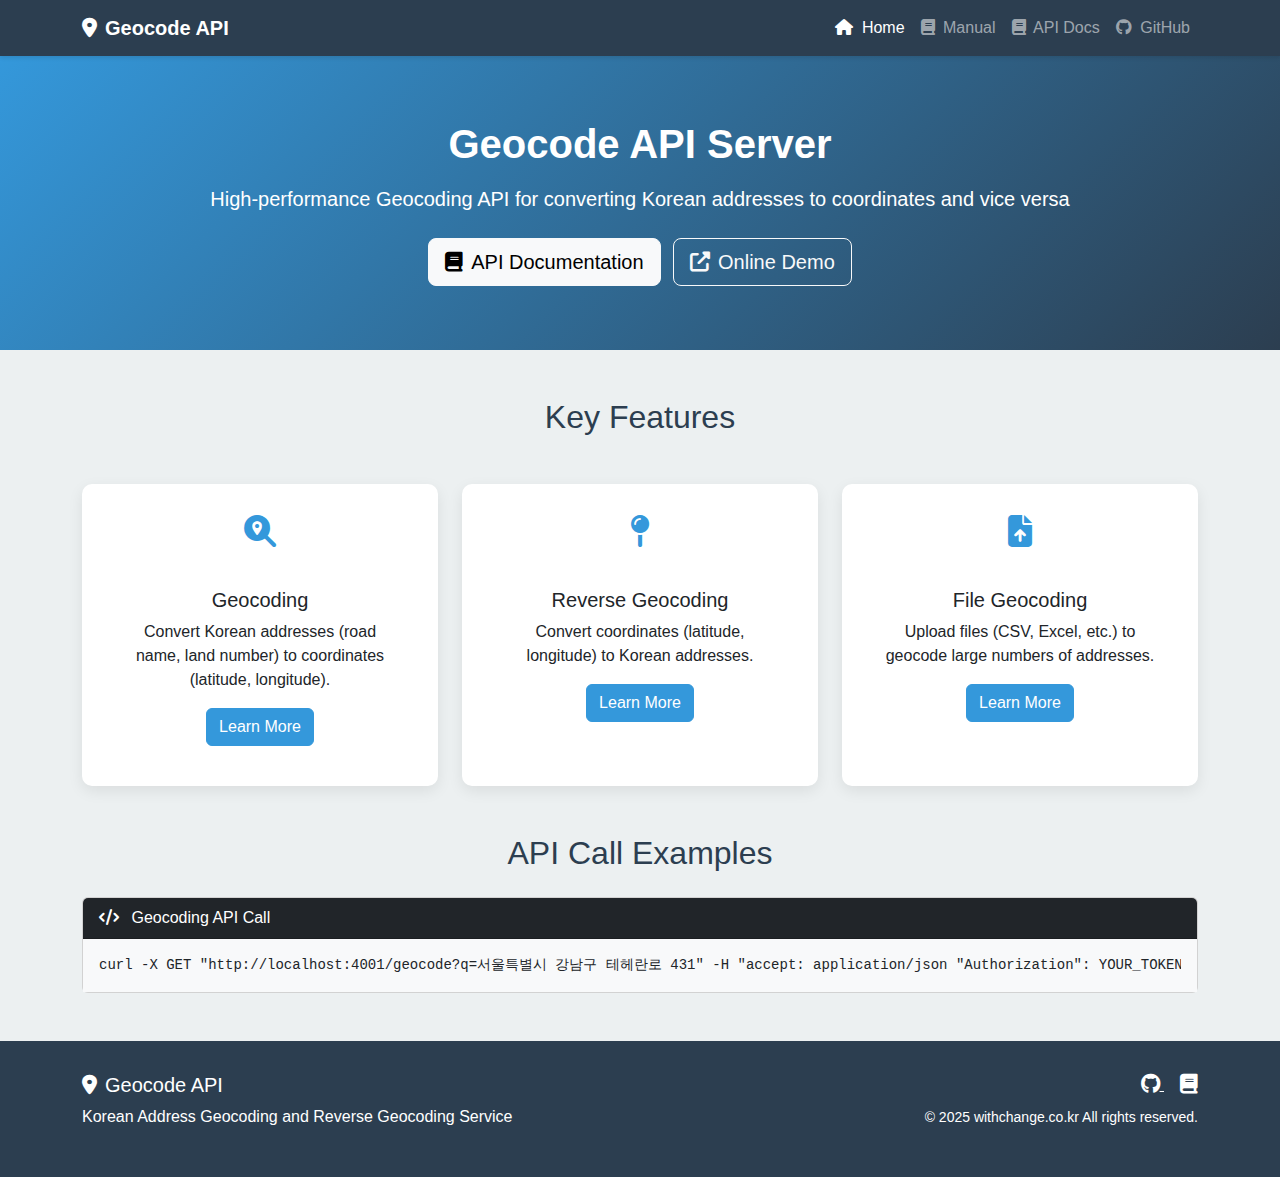
<file: static/index.html>
<!DOCTYPE html>
<html lang="ko">
<head>
    <meta charset="UTF-8">
    <meta name="viewport" content="width=device-width, initial-scale=1.0">
    <title>Geocode API Server</title>
    <!-- Bootstrap 5 CSS -->
    <link href="https://cdn.jsdelivr.net/npm/bootstrap@5.3.0/dist/css/bootstrap.min.css" rel="stylesheet">
    <!-- Font Awesome -->
    <link rel="stylesheet" href="https://cdnjs.cloudflare.com/ajax/libs/font-awesome/6.4.0/css/all.min.css">
    <style>
        :root {
            --primary-color: #3498db;
            --secondary-color: #2c3e50;
            --accent-color: #e74c3c;
            --light-color: #ecf0f1;
            --dark-color: #2c3e50;
        }
        
        body {
            font-family: 'Segoe UI', Tahoma, Geneva, Verdana, sans-serif;
            background-color: var(--light-color);
            color: var(--dark-color);
        }
        
        .navbar {
            background-color: var(--secondary-color);
            box-shadow: 0 2px 4px rgba(0,0,0,0.1);
        }
        
        .navbar-brand {
            font-weight: 700;
            color: white !important;
        }
        
        .hero {
            background: linear-gradient(135deg, var(--primary-color), var(--secondary-color));
            color: white;
            padding: 4rem 0;
            margin-bottom: 2rem;
        }
        
        .hero h1 {
            font-weight: 700;
            font-size: 2.5rem;
        }
        
        .feature-card {
            border: none;
            border-radius: 10px;
            box-shadow: 0 5px 15px rgba(0,0,0,0.08);
            transition: transform 0.3s ease;
            height: 100%;
        }
        
        .feature-card:hover {
            transform: translateY(-5px);
        }
        
        .feature-icon {
            font-size: 2rem;
            color: var(--primary-color);
            margin-bottom: 1rem;
        }
        
        .btn-primary {
            background-color: var(--primary-color);
            border-color: var(--primary-color);
        }
        
        .btn-primary:hover {
            background-color: #2980b9;
            border-color: #2980b9;
        }
        
        footer {
            background-color: var(--secondary-color);
            color: white;
            padding: 2rem 0;
            margin-top: 3rem;
        }
    </style>
</head>
<body>
    <!-- 네비게이션 바 -->
    <nav class="navbar navbar-expand-lg navbar-dark">
        <div class="container">
            <a class="navbar-brand" href="/"><i class="fas fa-map-marker-alt me-2"></i>Geocode API</a>
            <button class="navbar-toggler" type="button" data-bs-toggle="collapse" data-bs-target="#navbarNav" aria-label="Toggle navigation">
                <span class="navbar-toggler-icon"></span>
            </button>
            <div class="collapse navbar-collapse" id="navbarNav">
                <ul class="navbar-nav ms-auto">
                    <li class="nav-item">
                        <a class="nav-link active" href="/"><i class="fas fa-home me-1"></i> Home</a>
                    </li>
                    <li class="nav-item">
                        <a class="nav-link" href= "/static/api-manual.html"><i class="fas fa-book me-1"></i> Manual</a>
                    </li>
                    <li class="nav-item">
                        <a class="nav-link" href="/docs"><i class="fas fa-book me-1"></i> API Docs</a>
                    </li>
                    <li class="nav-item">
                        <a class="nav-link" href="https://github.com/gisman/geocoder-kr"><i class="fab fa-github me-1"></i> GitHub</a>
                    </li>
                </ul>
            </div>
        </div>
    </nav>

    <!-- 히어로 섹션 -->
    <header class="hero text-center">
        <div class="container">
            <h1 class="mb-3">Geocode API Server</h1>
            <p class="lead mb-4">High-performance Geocoding API for converting Korean addresses to coordinates and vice versa</p>
            <div>
                <a href="/docs" class="btn btn-light btn-lg me-2"><i class="fas fa-book me-2"></i>API Documentation</a>
                <a href="https://geocode.gimi9.com/" class="btn btn-outline-light btn-lg"><i class="fas fa-external-link-alt me-2"></i>Online Demo</a>
            </div>
        </div>
    </header>

    <!-- Key Features Section -->
    <section class="container my-5">
        <h2 class="text-center mb-5">Key Features</h2>
        <div class="row g-4">
            <div class="col-md-4">
                <div class="card feature-card p-4">
                    <div class="text-center">
                        <div class="feature-icon">
                            <i class="fas fa-search-location"></i>
                        </div>
                    </div>
                    <div class="card-body text-center">
                        <h5 class="card-title">Geocoding</h5>
                        <p class="card-text">Convert Korean addresses (road name, land number) to coordinates (latitude, longitude).</p>
                        <a href="/docs#/default/geocode_geocode_get" class="btn btn-primary">Learn More</a>
                    </div>
                </div>
            </div>
            <div class="col-md-4">
                <div class="card feature-card p-4">
                    <div class="text-center">
                        <div class="feature-icon">
                            <i class="fas fa-map-pin"></i>
                        </div>
                    </div>
                    <div class="card-body text-center">
                        <h5 class="card-title">Reverse Geocoding</h5>
                        <p class="card-text">Convert coordinates (latitude, longitude) to Korean addresses.</p>
                        <a href="/docs#/default/reverse_geocode_reverse_geocode_get" class="btn btn-primary">Learn More</a>
                    </div>
                </div>
            </div>
            <div class="col-md-4">
                <div class="card feature-card p-4">
                    <div class="text-center">
                        <div class="feature-icon">
                            <i class="fas fa-file-upload"></i>
                        </div>
                    </div>
                    <div class="card-body text-center">
                        <h5 class="card-title">File Geocoding</h5>
                        <p class="card-text">Upload files (CSV, Excel, etc.) to geocode large numbers of addresses.</p>
                        <a href="/docs#/default/upload_upload_post" class="btn btn-primary">Learn More</a>
                    </div>
                </div>
            </div>
        </div>
    </section>

    <!-- 호출 예시 섹션 -->
    <section class="container my-5">
        <h2 class="text-center mb-4">API Call Examples</h2>
        <div class="card">
            <div class="card-header bg-dark text-white">
                <i class="fas fa-code me-2"></i> Geocoding API Call
            </div>
            <div class="card-body bg-light">
                <pre class="mb-0"><code>curl -X GET "http://localhost:4001/geocode?q=서울특별시 강남구 테헤란로 431" -H "accept: application/json "Authorization": YOUR_TOKEN"</code></pre>
            </div>
        </div>
    </section>

    <!-- Footer -->
    <footer>
        <div class="container">
            <div class="row">
                <div class="col-md-6">
                    <h5><i class="fas fa-map-marker-alt me-2"></i>Geocode API</h5>
                    <p>Korean Address Geocoding and Reverse Geocoding Service</p>
                </div>
                <div class="col-md-6 text-md-end">
                    <div class="mb-2">
                        <a href="https://github.com/gisman/geocoder-kr" class="text-white me-3">
                            <i class="fab fa-github fa-lg"></i>
                        </a>
                        <a href="/docs" class="text-white">
                            <i class="fas fa-book fa-lg"></i>
                        </a>
                    </div>
                    <small>&copy; 2025 withchange.co.kr All rights reserved.</small>
                </div>
            </div>
        </div>
    </footer>

    <!-- Bootstrap JS Bundle with Popper -->
    <script src="https://cdn.jsdelivr.net/npm/bootstrap@5.3.0/dist/js/bootstrap.bundle.min.js"></script>
</body>
</html>
</file>
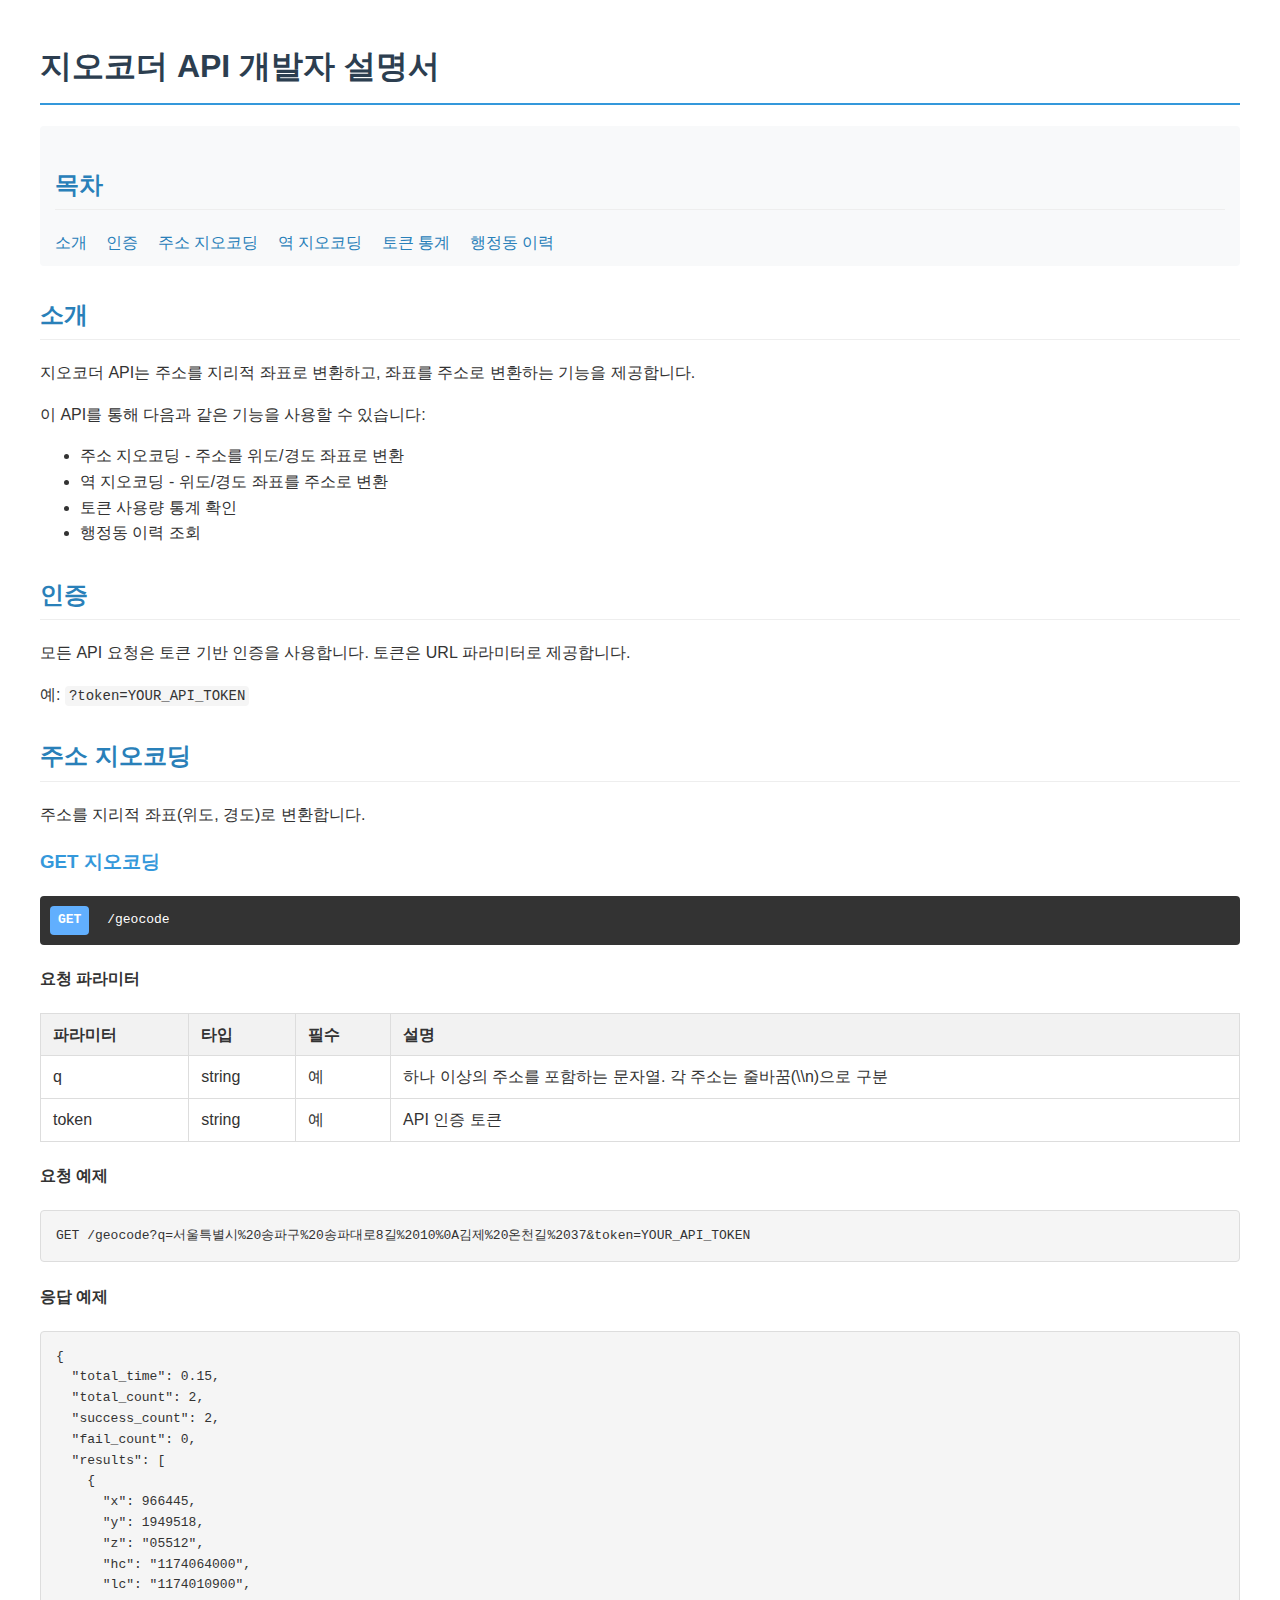
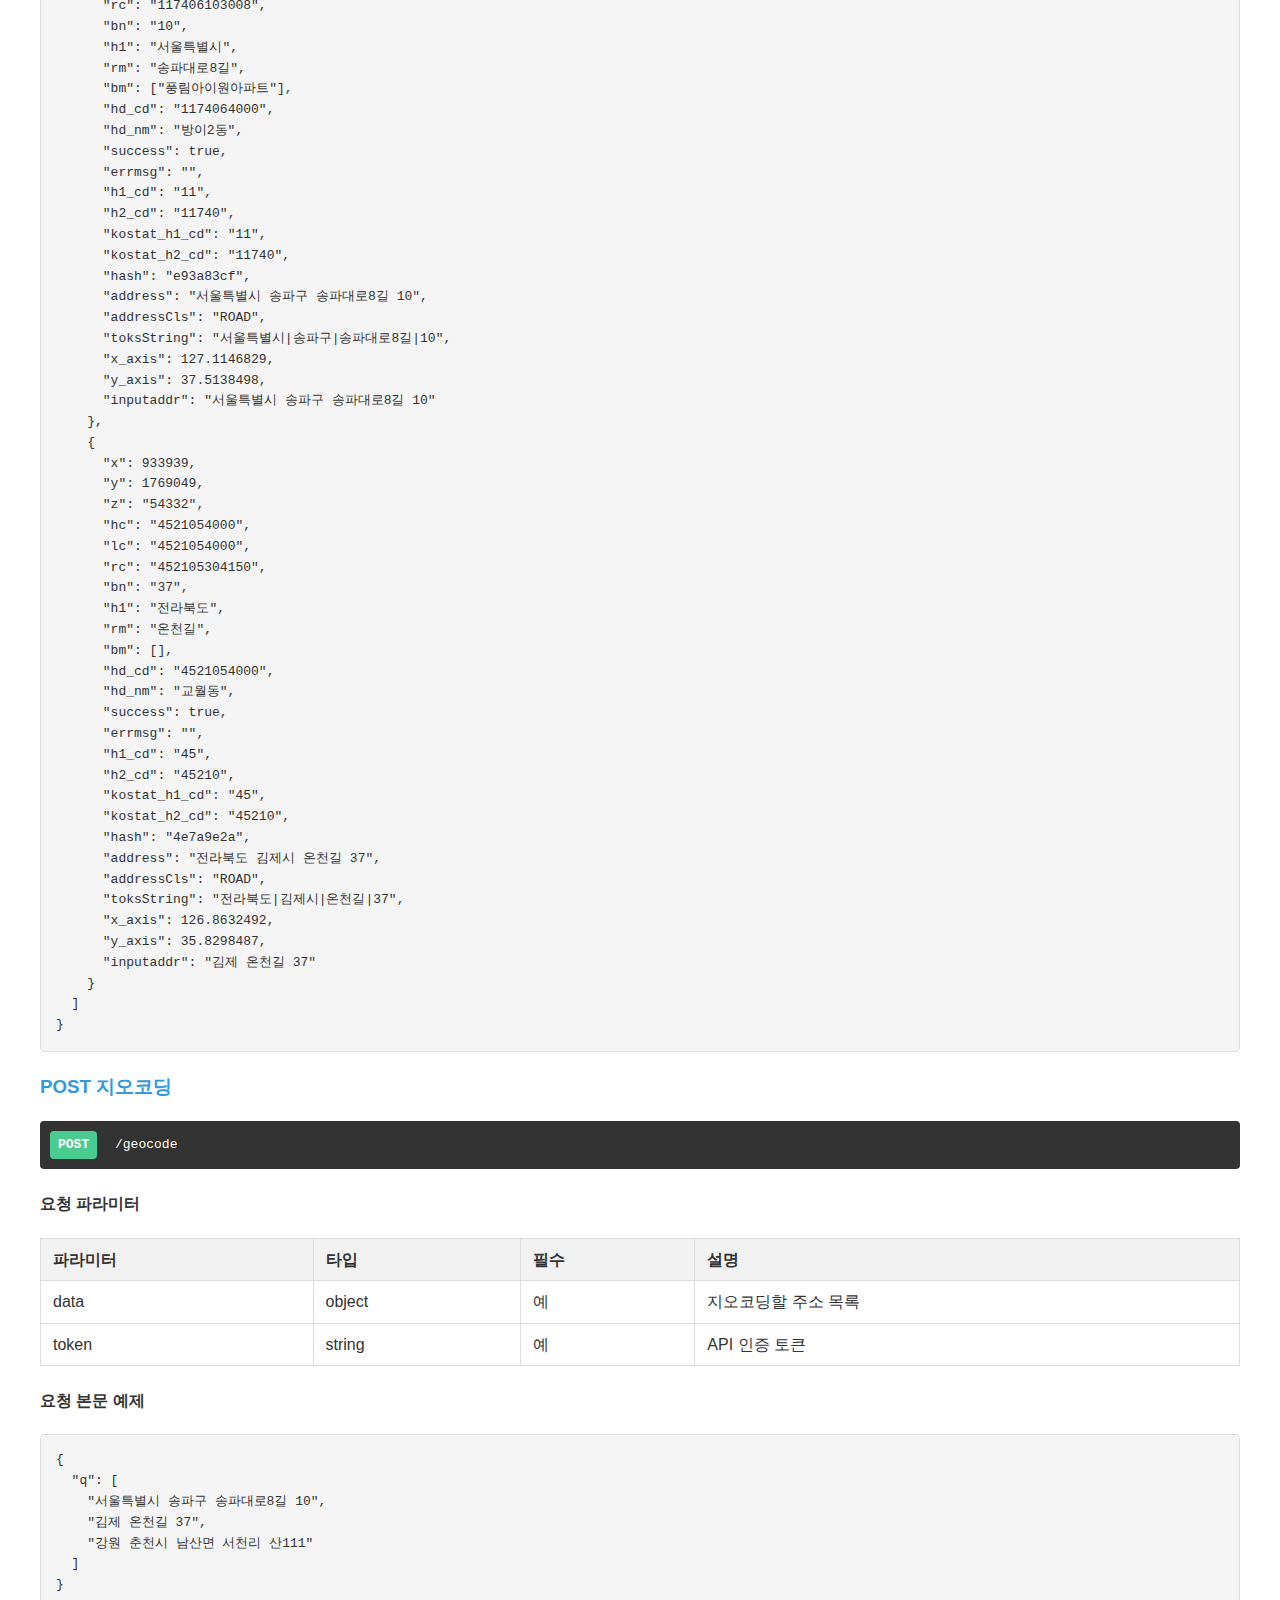
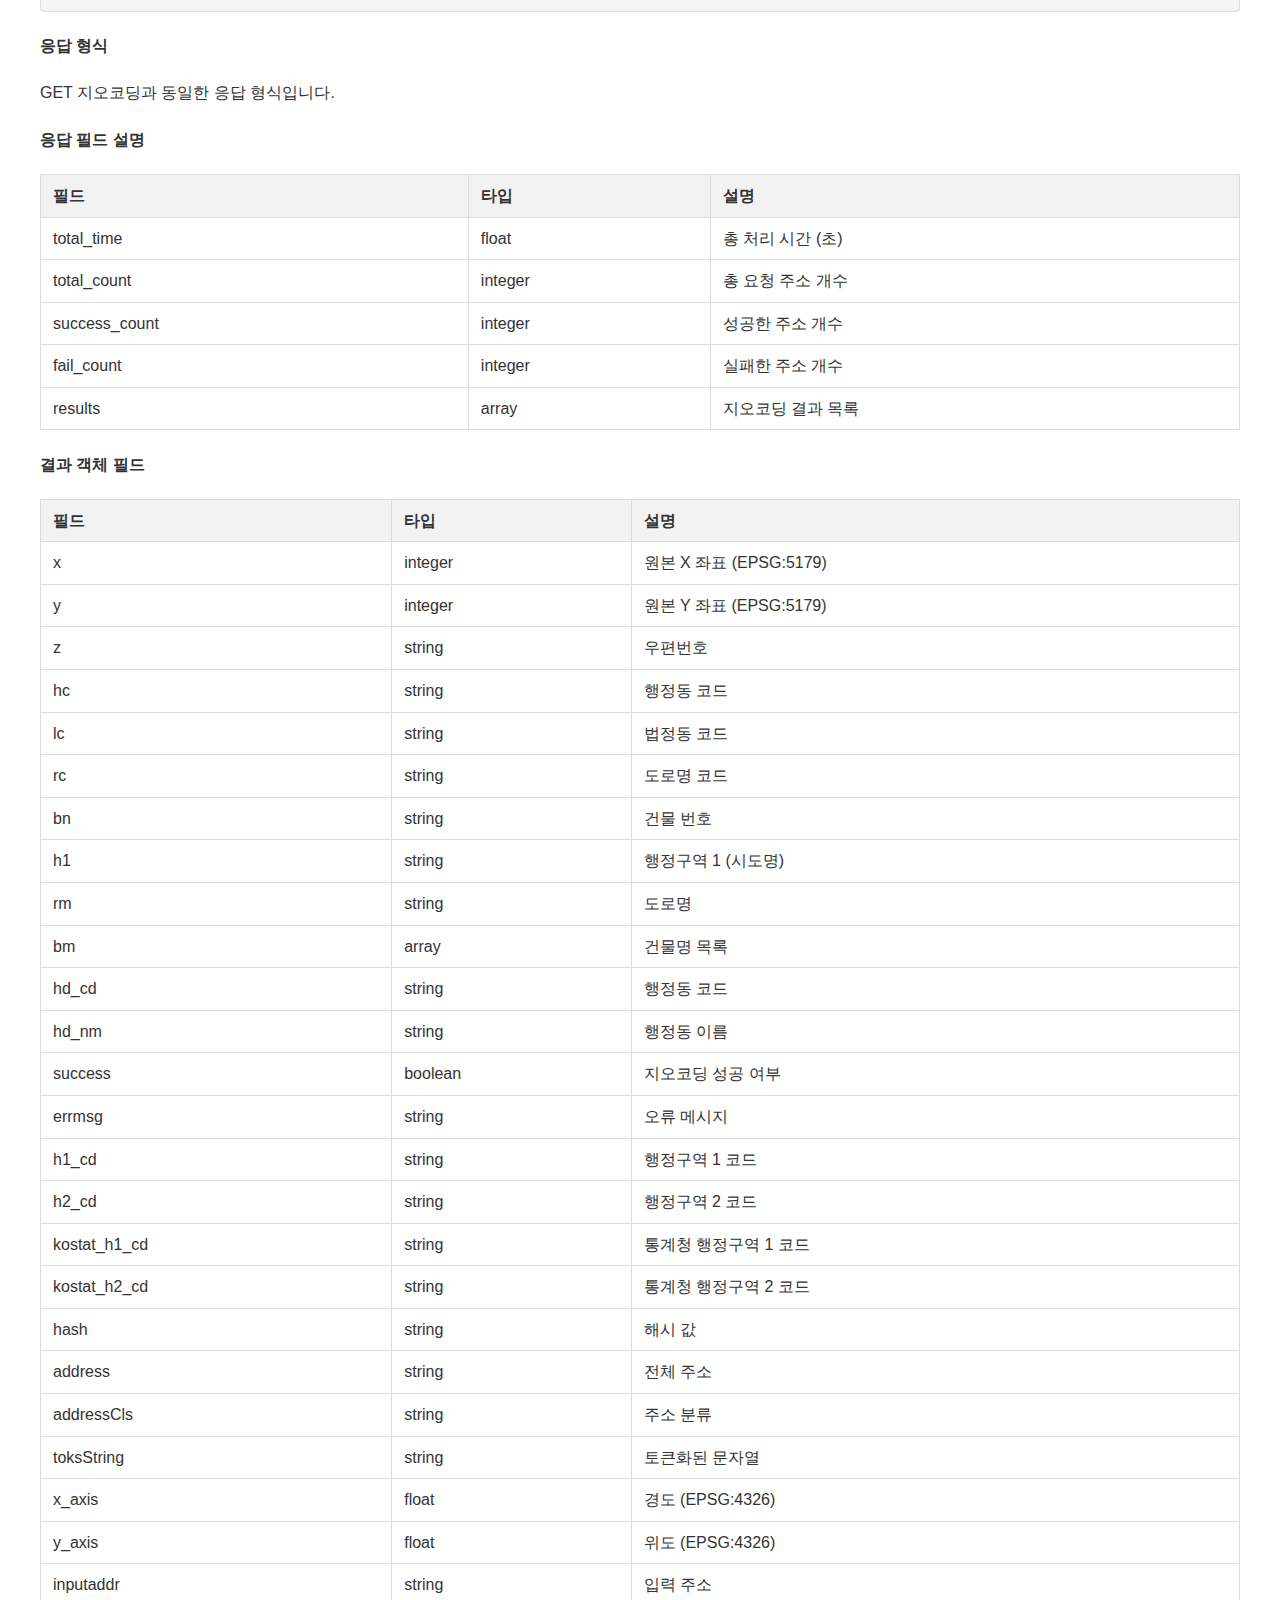
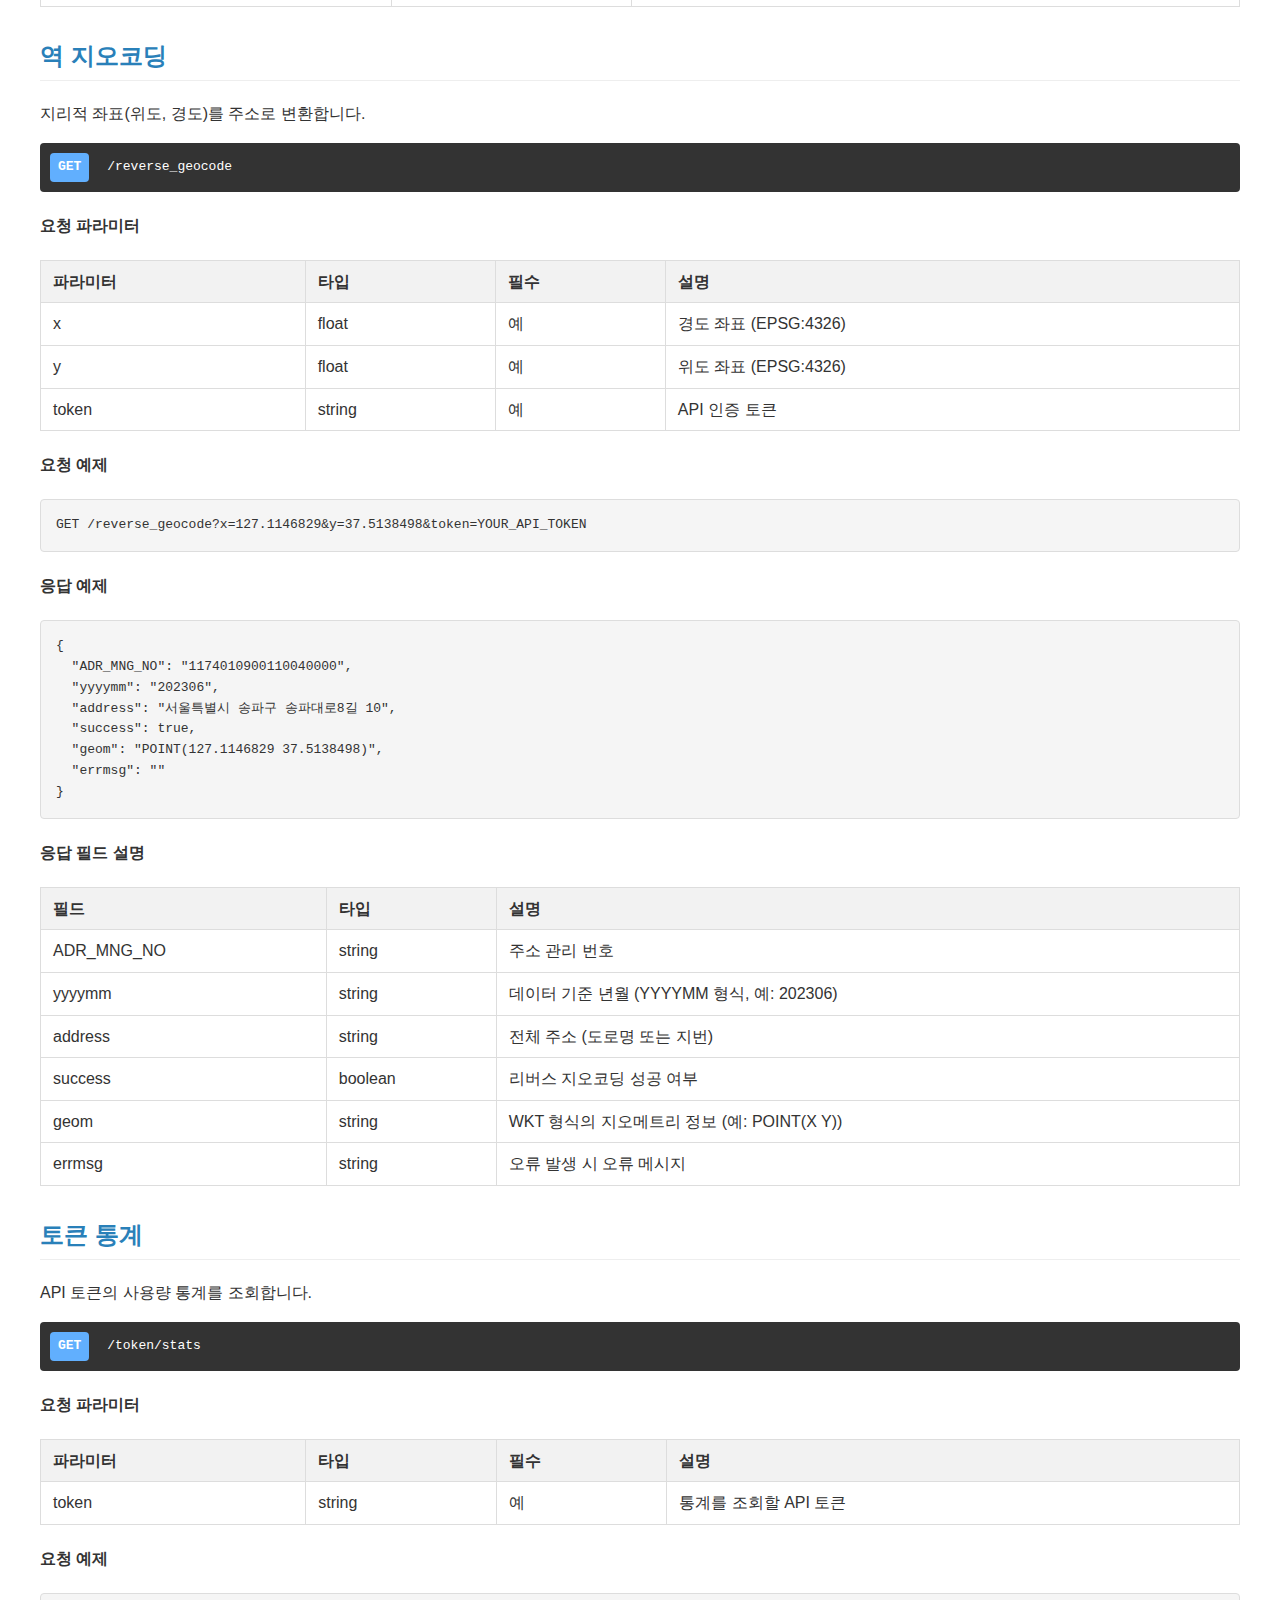
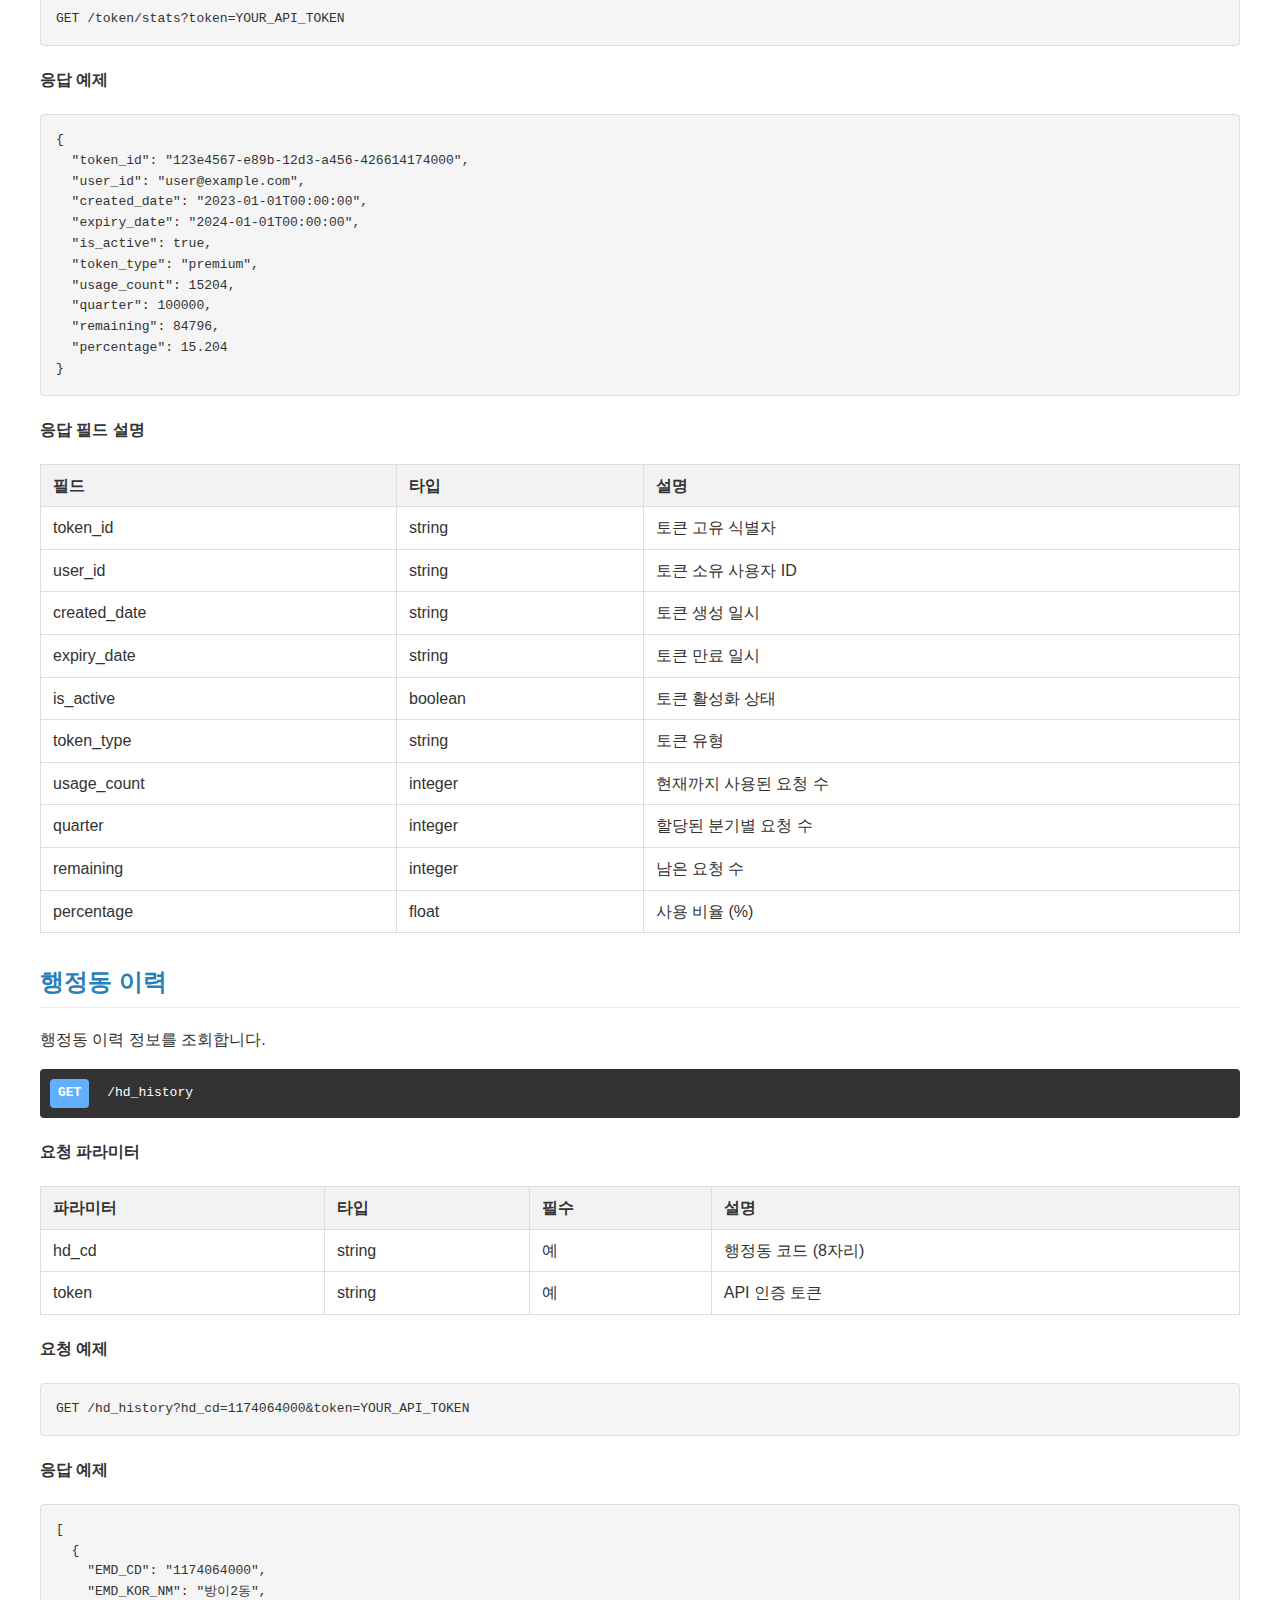
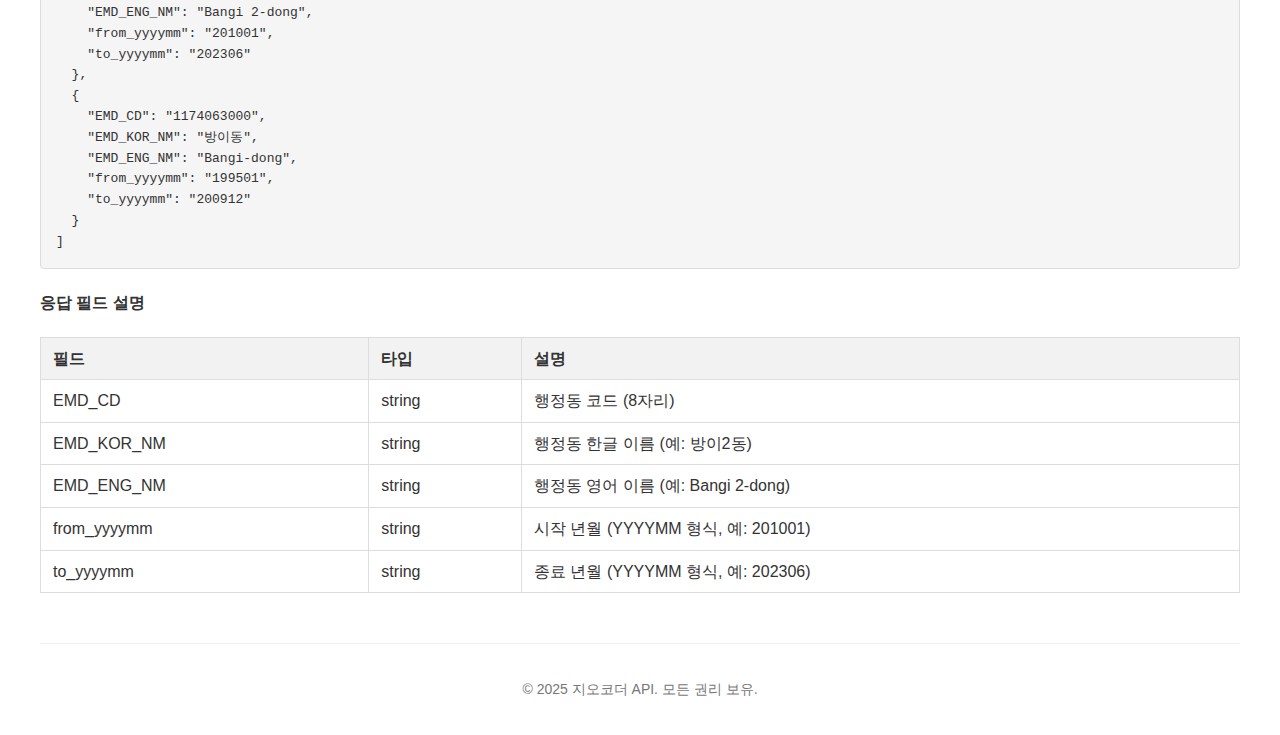
<file: static/api-manual.html>
<!DOCTYPE html>
<html lang="ko">
<head>
    <meta charset="UTF-8">
    <meta name="viewport" content="width=device-width, initial-scale=1.0">
    <title>지오코더 API 개발자 설명서</title>
    <style>
        body {
            font-family: 'Segoe UI', Tahoma, Geneva, Verdana, sans-serif;
            line-height: 1.6;
            color: #333;
            max-width: 1200px;
            margin: 0 auto;
            padding: 20px;
        }
        h1 {
            color: #2c3e50;
            border-bottom: 2px solid #3498db;
            padding-bottom: 10px;
        }
        h2 {
            color: #2980b9;
            margin-top: 30px;
            border-bottom: 1px solid #eee;
            padding-bottom: 5px;
        }
        h3 {
            color: #3498db;
            margin-top: 20px;
        }
        code {
            font-family: Consolas, Monaco, 'Andale Mono', monospace;
            background-color: #f5f5f5;
            padding: 2px 4px;
            border-radius: 4px;
            font-size: 14px;
        }
        pre {
            background-color: #f5f5f5;
            border: 1px solid #ddd;
            border-radius: 4px;
            padding: 15px;
            overflow-x: auto;
        }
        table {
            border-collapse: collapse;
            width: 100%;
            margin: 20px 0;
        }
        th, td {
            border: 1px solid #ddd;
            padding: 8px 12px;
            text-align: left;
        }
        th {
            background-color: #f2f2f2;
        }
        .method {
            display: inline-block;
            padding: 4px 8px;
            border-radius: 4px;
            font-weight: bold;
            color: white;
            margin-right: 10px;
        }
        .get {
            background-color: #61affe;
        }
        .post {
            background-color: #49cc90;
        }
        .endpoint {
            background-color: #333;
            color: white;
            padding: 10px;
            border-radius: 4px;
            font-family: monospace;
            margin: 10px 0;
        }
        .nav {
            background-color: #f8f9fa;
            padding: 10px 15px;
            border-radius: 4px;
            margin-bottom: 30px;
        }
        .nav a {
            color: #2980b9;
            margin-right: 15px;
            text-decoration: none;
        }
        .nav a:hover {
            text-decoration: underline;
        }
        .parameter-table {
            margin-top: 15px;
        }
        .example-response {
            margin: 15px 0;
        }
    </style>
</head>
<body>
    <h1>지오코더 API 개발자 설명서</h1>
    
    <div class="nav">
        <h2>목차</h2>
        <a href="#introduction">소개</a>
        <a href="#authentication">인증</a>
        <a href="#geocode">주소 지오코딩</a>
        <a href="#reverse_geocode">역 지오코딩</a>
        <a href="#token_stats">토큰 통계</a>
        <a href="#hd_history">행정동 이력</a>
    </div>

    <section id="introduction">
        <h2>소개</h2>
        <p>지오코더 API는 주소를 지리적 좌표로 변환하고, 좌표를 주소로 변환하는 기능을 제공합니다.</p>
        <p>이 API를 통해 다음과 같은 기능을 사용할 수 있습니다:</p>
        <ul>
            <li>주소 지오코딩 - 주소를 위도/경도 좌표로 변환</li>
            <li>역 지오코딩 - 위도/경도 좌표를 주소로 변환</li>
            <li>토큰 사용량 통계 확인</li>
            <li>행정동 이력 조회</li>
        </ul>
    </section>

    <section id="authentication">
        <h2>인증</h2>
        <p>모든 API 요청은 토큰 기반 인증을 사용합니다. 토큰은 URL 파라미터로 제공합니다.</p>
        <p>예: <code>?token=YOUR_API_TOKEN</code></p>
    </section>

    <section id="geocode">
        <h2>주소 지오코딩</h2>
        <p>주소를 지리적 좌표(위도, 경도)로 변환합니다.</p>

        <h3>GET 지오코딩</h3>
        <div class="endpoint">
            <span class="method get">GET</span> /geocode
        </div>
        
        <h4>요청 파라미터</h4>
        <table class="parameter-table">
            <tr>
                <th>파라미터</th>
                <th>타입</th>
                <th>필수</th>
                <th>설명</th>
            </tr>
            <tr>
                <td>q</td>
                <td>string</td>
                <td>예</td>
                <td>하나 이상의 주소를 포함하는 문자열. 각 주소는 줄바꿈(\\n)으로 구분</td>
            </tr>
            <tr>
                <td>token</td>
                <td>string</td>
                <td>예</td>
                <td>API 인증 토큰</td>
            </tr>
        </table>

        <h4>요청 예제</h4>
        <pre>GET /geocode?q=서울특별시%20송파구%20송파대로8길%2010%0A김제%20온천길%2037&token=YOUR_API_TOKEN</pre>

        <h4>응답 예제</h4>
        <pre class="example-response">{
  "total_time": 0.15,
  "total_count": 2,
  "success_count": 2,
  "fail_count": 0,
  "results": [
    {
      "x": 966445,
      "y": 1949518,
      "z": "05512",
      "hc": "1174064000",
      "lc": "1174010900",
      "rc": "117406103008",
      "bn": "10",
      "h1": "서울특별시",
      "rm": "송파대로8길",
      "bm": ["풍림아이원아파트"],
      "hd_cd": "1174064000",
      "hd_nm": "방이2동",
      "success": true,
      "errmsg": "",
      "h1_cd": "11",
      "h2_cd": "11740",
      "kostat_h1_cd": "11",
      "kostat_h2_cd": "11740",
      "hash": "e93a83cf",
      "address": "서울특별시 송파구 송파대로8길 10",
      "addressCls": "ROAD",
      "toksString": "서울특별시|송파구|송파대로8길|10",
      "x_axis": 127.1146829,
      "y_axis": 37.5138498,
      "inputaddr": "서울특별시 송파구 송파대로8길 10"
    },
    {
      "x": 933939,
      "y": 1769049,
      "z": "54332",
      "hc": "4521054000",
      "lc": "4521054000",
      "rc": "452105304150",
      "bn": "37",
      "h1": "전라북도",
      "rm": "온천길",
      "bm": [],
      "hd_cd": "4521054000",
      "hd_nm": "교월동",
      "success": true,
      "errmsg": "",
      "h1_cd": "45",
      "h2_cd": "45210",
      "kostat_h1_cd": "45",
      "kostat_h2_cd": "45210",
      "hash": "4e7a9e2a",
      "address": "전라북도 김제시 온천길 37",
      "addressCls": "ROAD",
      "toksString": "전라북도|김제시|온천길|37",
      "x_axis": 126.8632492,
      "y_axis": 35.8298487,
      "inputaddr": "김제 온천길 37"
    }
  ]
}</pre>

        <h3>POST 지오코딩</h3>
        <div class="endpoint">
            <span class="method post">POST</span> /geocode
        </div>

        <h4>요청 파라미터</h4>
        <table class="parameter-table">
            <tr>
                <th>파라미터</th>
                <th>타입</th>
                <th>필수</th>
                <th>설명</th>
            </tr>
            <tr>
                <td>data</td>
                <td>object</td>
                <td>예</td>
                <td>지오코딩할 주소 목록</td>
            </tr>
            <tr>
                <td>token</td>
                <td>string</td>
                <td>예</td>
                <td>API 인증 토큰</td>
            </tr>
        </table>

        <h4>요청 본문 예제</h4>
        <pre>{
  "q": [
    "서울특별시 송파구 송파대로8길 10",
    "김제 온천길 37",
    "강원 춘천시 남산면 서천리 산111"
  ]
}</pre>

        <h4>응답 형식</h4>
        <p>GET 지오코딩과 동일한 응답 형식입니다.</p>
        
        <h4>응답 필드 설명</h4>
        <table class="parameter-table">
            <tr>
                <th>필드</th>
                <th>타입</th>
                <th>설명</th>
            </tr>
            <tr>
                <td>total_time</td>
                <td>float</td>
                <td>총 처리 시간 (초)</td>
            </tr>
            <tr>
                <td>total_count</td>
                <td>integer</td>
                <td>총 요청 주소 개수</td>
            </tr>
            <tr>
                <td>success_count</td>
                <td>integer</td>
                <td>성공한 주소 개수</td>
            </tr>
            <tr>
                <td>fail_count</td>
                <td>integer</td>
                <td>실패한 주소 개수</td>
            </tr>
            <tr>
                <td>results</td>
                <td>array</td>
                <td>지오코딩 결과 목록</td>
            </tr>
        </table>
        
        <h4>결과 객체 필드</h4>
        <table class="parameter-table">
            <tr>
                <th>필드</th>
                <th>타입</th>
                <th>설명</th>
            </tr>
            <tr>
                <td>x</td>
                <td>integer</td>
                <td>원본 X 좌표 (EPSG:5179)</td>
            </tr>
            <tr>
                <td>y</td>
                <td>integer</td>
                <td>원본 Y 좌표 (EPSG:5179)</td>
            </tr>
            <tr>
                <td>z</td>
                <td>string</td>
                <td>우편번호</td>
            </tr>
            <tr>
                <td>hc</td>
                <td>string</td>
                <td>행정동 코드</td>
            </tr>
            <tr>
                <td>lc</td>
                <td>string</td>
                <td>법정동 코드</td>
            </tr>
            <tr>
                <td>rc</td>
                <td>string</td>
                <td>도로명 코드</td>
            </tr>
            <tr>
                <td>bn</td>
                <td>string</td>
                <td>건물 번호</td>
            </tr>
            <tr>
                <td>h1</td>
                <td>string</td>
                <td>행정구역 1 (시도명)</td>
            </tr>
            <tr>
                <td>rm</td>
                <td>string</td>
                <td>도로명</td>
            </tr>
            <tr>
                <td>bm</td>
                <td>array</td>
                <td>건물명 목록</td>
            </tr>
            <tr>
                <td>hd_cd</td>
                <td>string</td>
                <td>행정동 코드</td>
            </tr>
            <tr>
                <td>hd_nm</td>
                <td>string</td>
                <td>행정동 이름</td>
            </tr>
            <tr>
                <td>success</td>
                <td>boolean</td>
                <td>지오코딩 성공 여부</td>
            </tr>
            <tr>
                <td>errmsg</td>
                <td>string</td>
                <td>오류 메시지</td>
            </tr>
            <tr>
                <td>h1_cd</td>
                <td>string</td>
                <td>행정구역 1 코드</td>
            </tr>
            <tr>
                <td>h2_cd</td>
                <td>string</td>
                <td>행정구역 2 코드</td>
            </tr>
            <tr>
                <td>kostat_h1_cd</td>
                <td>string</td>
                <td>통계청 행정구역 1 코드</td>
            </tr>
            <tr>
                <td>kostat_h2_cd</td>
                <td>string</td>
                <td>통계청 행정구역 2 코드</td>
            </tr>
            <tr>
                <td>hash</td>
                <td>string</td>
                <td>해시 값</td>
            </tr>
            <tr>
                <td>address</td>
                <td>string</td>
                <td>전체 주소</td>
            </tr>
            <tr>
                <td>addressCls</td>
                <td>string</td>
                <td>주소 분류</td>
            </tr>
            <tr>
                <td>toksString</td>
                <td>string</td>
                <td>토큰화된 문자열</td>
            </tr>
            <tr>
                <td>x_axis</td>
                <td>float</td>
                <td>경도 (EPSG:4326)</td>
            </tr>
            <tr>
                <td>y_axis</td>
                <td>float</td>
                <td>위도 (EPSG:4326)</td>
            </tr>
            <tr>
                <td>inputaddr</td>
                <td>string</td>
                <td>입력 주소</td>
            </tr>
        </table>
    </section>

    <section id="reverse_geocode">
        <h2>역 지오코딩</h2>
        <p>지리적 좌표(위도, 경도)를 주소로 변환합니다.</p>

        <div class="endpoint">
            <span class="method get">GET</span> /reverse_geocode
        </div>

        <h4>요청 파라미터</h4>
        <table class="parameter-table">
            <tr>
                <th>파라미터</th>
                <th>타입</th>
                <th>필수</th>
                <th>설명</th>
            </tr>
            <tr>
                <td>x</td>
                <td>float</td>
                <td>예</td>
                <td>경도 좌표 (EPSG:4326)</td>
            </tr>
            <tr>
                <td>y</td>
                <td>float</td>
                <td>예</td>
                <td>위도 좌표 (EPSG:4326)</td>
            </tr>
            <tr>
                <td>token</td>
                <td>string</td>
                <td>예</td>
                <td>API 인증 토큰</td>
            </tr>
        </table>

        <h4>요청 예제</h4>
        <pre>GET /reverse_geocode?x=127.1146829&y=37.5138498&token=YOUR_API_TOKEN</pre>

        <h4>응답 예제</h4>
        <pre class="example-response">{
  "ADR_MNG_NO": "1174010900110040000",
  "yyyymm": "202306",
  "address": "서울특별시 송파구 송파대로8길 10",
  "success": true,
  "geom": "POINT(127.1146829 37.5138498)",
  "errmsg": ""
}</pre>

        <h4>응답 필드 설명</h4>
        <table class="parameter-table">
            <tr>
                <th>필드</th>
                <th>타입</th>
                <th>설명</th>
            </tr>
            <tr>
                <td>ADR_MNG_NO</td>
                <td>string</td>
                <td>주소 관리 번호</td>
            </tr>
            <tr>
                <td>yyyymm</td>
                <td>string</td>
                <td>데이터 기준 년월 (YYYYMM 형식, 예: 202306)</td>
            </tr>
            <tr>
                <td>address</td>
                <td>string</td>
                <td>전체 주소 (도로명 또는 지번)</td>
            </tr>
            <tr>
                <td>success</td>
                <td>boolean</td>
                <td>리버스 지오코딩 성공 여부</td>
            </tr>
            <tr>
                <td>geom</td>
                <td>string</td>
                <td>WKT 형식의 지오메트리 정보 (예: POINT(X Y))</td>
            </tr>
            <tr>
                <td>errmsg</td>
                <td>string</td>
                <td>오류 발생 시 오류 메시지</td>
            </tr>
        </table>
    </section>

    <section id="token_stats">
        <h2>토큰 통계</h2>
        <p>API 토큰의 사용량 통계를 조회합니다.</p>

        <div class="endpoint">
            <span class="method get">GET</span> /token/stats
        </div>

        <h4>요청 파라미터</h4>
        <table class="parameter-table">
            <tr>
                <th>파라미터</th>
                <th>타입</th>
                <th>필수</th>
                <th>설명</th>
            </tr>
            <tr>
                <td>token</td>
                <td>string</td>
                <td>예</td>
                <td>통계를 조회할 API 토큰</td>
            </tr>
        </table>

        <h4>요청 예제</h4>
        <pre>GET /token/stats?token=YOUR_API_TOKEN</pre>

        <h4>응답 예제</h4>
        <pre class="example-response">{
  "token_id": "123e4567-e89b-12d3-a456-426614174000",
  "user_id": "user@example.com",
  "created_date": "2023-01-01T00:00:00",
  "expiry_date": "2024-01-01T00:00:00",
  "is_active": true,
  "token_type": "premium",
  "usage_count": 15204,
  "quarter": 100000,
  "remaining": 84796,
  "percentage": 15.204
}</pre>

        <h4>응답 필드 설명</h4>
        <table class="parameter-table">
            <tr>
                <th>필드</th>
                <th>타입</th>
                <th>설명</th>
            </tr>
            <tr>
                <td>token_id</td>
                <td>string</td>
                <td>토큰 고유 식별자</td>
            </tr>
            <tr>
                <td>user_id</td>
                <td>string</td>
                <td>토큰 소유 사용자 ID</td>
            </tr>
            <tr>
                <td>created_date</td>
                <td>string</td>
                <td>토큰 생성 일시</td>
            </tr>
            <tr>
                <td>expiry_date</td>
                <td>string</td>
                <td>토큰 만료 일시</td>
            </tr>
            <tr>
                <td>is_active</td>
                <td>boolean</td>
                <td>토큰 활성화 상태</td>
            </tr>
            <tr>
                <td>token_type</td>
                <td>string</td>
                <td>토큰 유형</td>
            </tr>
            <tr>
                <td>usage_count</td>
                <td>integer</td>
                <td>현재까지 사용된 요청 수</td>
            </tr>
            <tr>
                <td>quarter</td>
                <td>integer</td>
                <td>할당된 분기별 요청 수</td>
            </tr>
            <tr>
                <td>remaining</td>
                <td>integer</td>
                <td>남은 요청 수</td>
            </tr>
            <tr>
                <td>percentage</td>
                <td>float</td>
                <td>사용 비율 (%)</td>
            </tr>
        </table>
    </section>

    <section id="hd_history">
        <h2>행정동 이력</h2>
        <p>행정동 이력 정보를 조회합니다.</p>

        <div class="endpoint">
            <span class="method get">GET</span> /hd_history
        </div>

        <h4>요청 파라미터</h4>
        <table class="parameter-table">
            <tr>
                <th>파라미터</th>
                <th>타입</th>
                <th>필수</th>
                <th>설명</th>
            </tr>
            <tr>
                <td>hd_cd</td>
                <td>string</td>
                <td>예</td>
                <td>행정동 코드 (8자리)</td>
            </tr>
            <tr>
                <td>token</td>
                <td>string</td>
                <td>예</td>
                <td>API 인증 토큰</td>
            </tr>
        </table>

        <h4>요청 예제</h4>
        <pre>GET /hd_history?hd_cd=1174064000&token=YOUR_API_TOKEN</pre>

        <h4>응답 예제</h4>
        <pre class="example-response">[
  {
    "EMD_CD": "1174064000",
    "EMD_KOR_NM": "방이2동",
    "EMD_ENG_NM": "Bangi 2-dong",
    "from_yyyymm": "201001",
    "to_yyyymm": "202306"
  },
  {
    "EMD_CD": "1174063000",
    "EMD_KOR_NM": "방이동",
    "EMD_ENG_NM": "Bangi-dong",
    "from_yyyymm": "199501",
    "to_yyyymm": "200912"
  }
]</pre>

        <h4>응답 필드 설명</h4>
        <table class="parameter-table">
            <tr>
                <th>필드</th>
                <th>타입</th>
                <th>설명</th>
            </tr>
            <tr>
                <td>EMD_CD</td>
                <td>string</td>
                <td>행정동 코드 (8자리)</td>
            </tr>
            <tr>
                <td>EMD_KOR_NM</td>
                <td>string</td>
                <td>행정동 한글 이름 (예: 방이2동)</td>
            </tr>
            <tr>
                <td>EMD_ENG_NM</td>
                <td>string</td>
                <td>행정동 영어 이름 (예: Bangi 2-dong)</td>
            </tr>
            <tr>
                <td>from_yyyymm</td>
                <td>string</td>
                <td>시작 년월 (YYYYMM 형식, 예: 201001)</td>
            </tr>
            <tr>
                <td>to_yyyymm</td>
                <td>string</td>
                <td>종료 년월 (YYYYMM 형식, 예: 202306)</td>
            </tr>
        </table>
    </section>

    <footer style="margin-top: 50px; text-align: center; color: #777; font-size: 14px; border-top: 1px solid #eee; padding-top: 20px;">
        <p>© 2025 지오코더 API. 모든 권리 보유.</p>
    </footer>

    <script>
        // 코드 하이라이팅이나 기타 필요한 JavaScript 코드 추가
    </script>
</body>
</html>
</file>
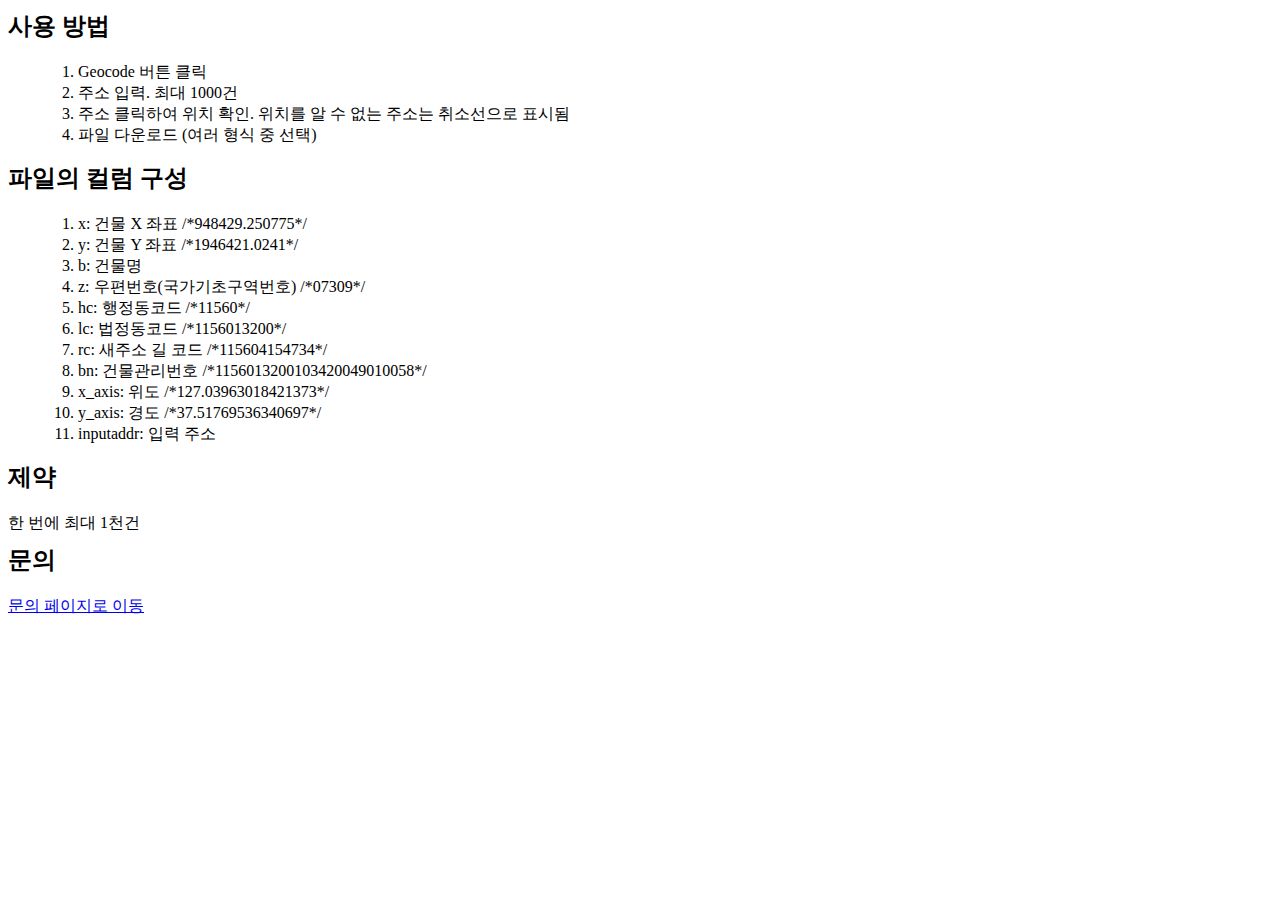
<file: src/pro/web/static/about.html>
<!DOCTYPE html>
<html>

<head>
    <title>Geocode 설명</title>
    <meta name="viewport" content="width=device-width, initial-scale=1.0">
    <meta charset="utf-8">
    <style>
        h2{margin-top: 10px;}
        li{margin-left: 30px;}
    </style>
</head>

<body>

<h2>사용 방법</h2>
<ol>
    <li>Geocode 버튼 클릭</li>
    <li>주소 입력. 최대 1000건</li>
    <li>주소 클릭하여 위치 확인. 위치를 알 수 없는 주소는 취소선으로 표시됨</li>
    <li>파일 다운로드 (여러 형식 중 선택)</li>
</ol>

<h2>파일의 컬럼 구성</h2>
<ol>
    <li>x: 건물 X 좌표 /*948429.250775*/</li>
    <li>y: 건물 Y 좌표 /*1946421.0241*/</li>
    <li>b: 건물명 </li>
    <li>z: 우편번호(국가기초구역번호) /*07309*/</li>
    <li>hc: 행정동코드 /*11560*/</li>
    <li>lc: 법정동코드 /*1156013200*/</li>
    <li>rc: 새주소 길 코드 /*115604154734*/</li>
    <li>bn: 건물관리번호 /*1156013200103420049010058*/</li>
    <li>x_axis: 위도 /*127.03963018421373*/</li>
    <li>y_axis: 경도 /*37.51769536340697*/</li>
    <li>inputaddr: 입력 주소</li>
</ol>

<h2>제약</h2>
한 번에 최대 1천건

<h2>문의</h2>
<a class="footer-a" href="/static/help.html">문의 페이지로 이동</a>

</body>
</html>
</file>
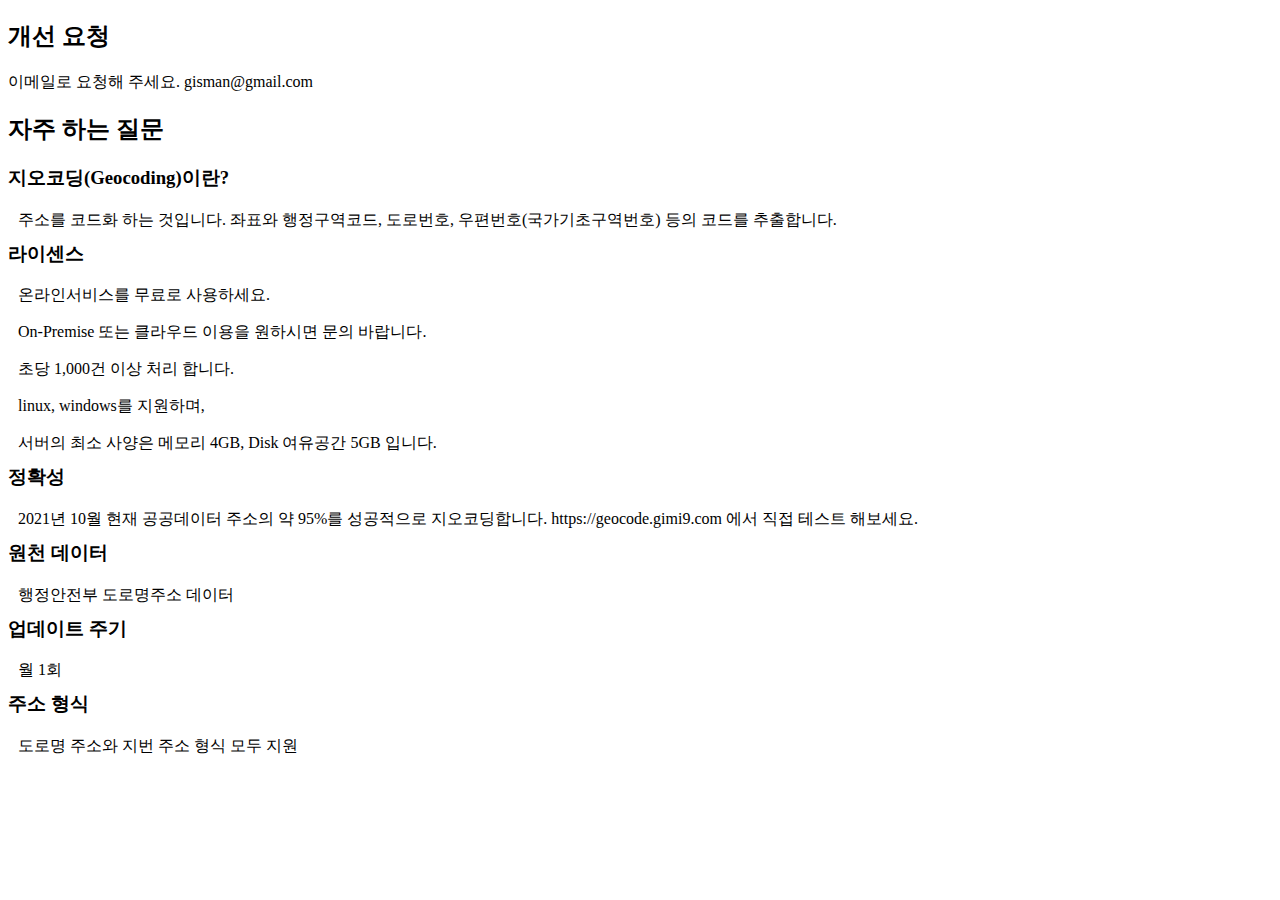
<file: src/pro/web/static/help.html>
<!DOCTYPE html>
<html>

<head>
    <title>Geocode 문의</title>
    <meta name="viewport" content="width=device-width, initial-scale=1.0">
    <meta charset="utf-8">
    <style>
        h2{margin-top: 20px;}
        h3{margin-top: 5px;}
        p{margin-left: 10px; margin-bottom: 10px;}
    </style>
</head>

<body>

<h2>개선 요청</h2>

이메일로 요청해 주세요. gisman@gmail.com

<h2>자주 하는 질문</h2>
<h3>지오코딩(Geocoding)이란?</h3>
<p>
주소를 코드화 하는 것입니다. 좌표와 행정구역코드, 도로번호, 우편번호(국가기초구역번호) 등의 코드를 추출합니다.
</p>

<h3>라이센스</h3>
<p>온라인서비스를 무료로 사용하세요.</p>
<p>On-Premise 또는 클라우드 이용을 원하시면 문의 바랍니다.</p>
<p>초당 1,000건 이상 처리 합니다.</p>
<p>linux, windows를 지원하며,</p>
<p>서버의 최소 사양은 메모리 4GB, Disk 여유공간 5GB 입니다.</p>

<!-- <h3>API 제공</h3>
<p>있습니다. <a href="http://geocode.gimi9.com/api?q=서울 중구 세종대로 110">API 예</a></p> -->

<h3>정확성</h3>
<p>2021년 10월 현재 공공데이터 주소의 약 95%를 성공적으로 지오코딩합니다.
https://geocode.gimi9.com 에서 직접 테스트 해보세요.
</p>

<h3>원천 데이터</h3>
<p>행정안전부 도로명주소 데이터</p>

<h3>업데이트 주기</h3>
<p>월 1회</p>

<h3>주소 형식</h3>
<p>도로명 주소와 지번 주소 형식 모두 지원</p>

</body>
</html>
</file>
